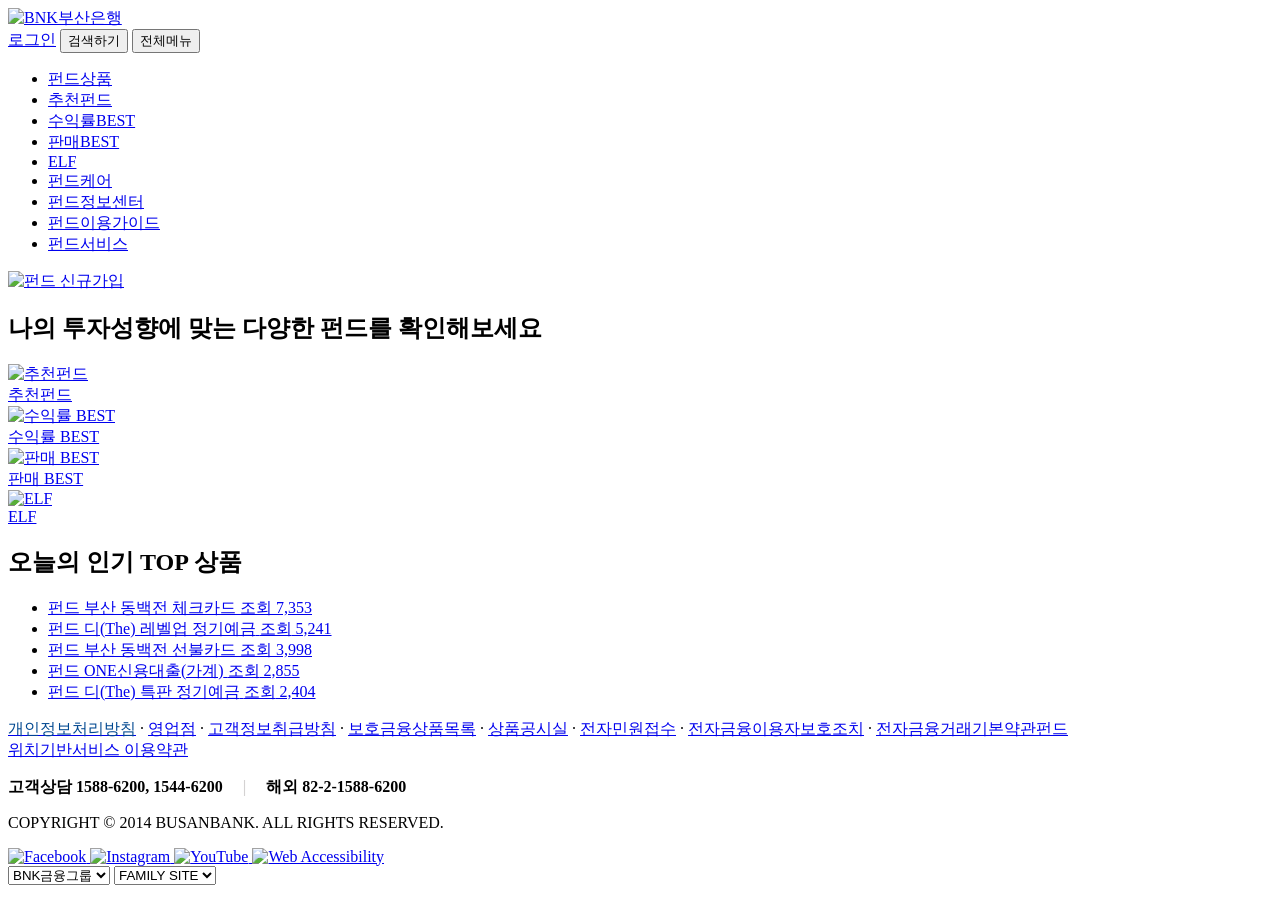
<file: src/main/resources/templates/index.html>
<!DOCTYPE html>
<html lang="ko">
<head>
    <meta charset="UTF-8">
    <meta name="viewport" content="width=device-width, initial-scale=1.0">
    <title>BNK부산은행 - 펀드</title>
    <link rel="preconnect" th:href="@{https://fonts.googleapis.com}">
    <link rel="preconnect" th:href="@{https://fonts.gstatic.com crossorigin}">
    <link href="https://fonts.googleapis.com/css2?family=Noto+Sans+KR:wght@300;400;500;600;700&display=swap" rel="stylesheet">
    <link rel="stylesheet" th:href="@{/css/index.css}">
</head>
<body>
    
    <!-- ==================== HEADER START ==================== -->
    <header class="header">
        <div class="header-top">
            <div class="container">
                <div class="logo">
                    <a href="/">
                        <img th:src="@{/images/main/h1_busanbank_new.png}" alt="BNK부산은행">
                    </a>
                </div>
                <div class="header-utils">
                    <a href="#" class="util-link">로그인</a>
                    <button type="button" class="btn-search" title="검색하기">검색하기</button>
                    <button type="button" class="btn-allmenu" title="전체메뉴">전체메뉴</button>
                </div>
            </div>
        </div>
        <nav class="nav">
            <div class="container">
                <ul class="nav-menu">
                    <li><a href="#">펀드상품</a></li>
                    <li><a href="#">추천펀드</a></li>
                    <li><a href="#">수익률BEST</a></li>
                    <li><a href="#">판매BEST</a></li>
                    <li><a href="#">ELF</a></li>
                    <li><a href="#">펀드케어</a></li>
                    <li><a href="#">펀드정보센터</a></li>
                    <li><a href="#">펀드이용가이드</a></li>
                    <li><a href="#">펀드서비스</a></li>
                </ul>
            </div>
        </nav>
    </header>
    <!-- ==================== HEADER END ==================== -->
    
    <!-- ==================== MAIN CONTENT START ==================== -->
    <main class="main-content">
        
        <!-- Hero Section -->
        <section class="hero-section">
            <div class="container">
                <a href="#" class="hero-link">
                    <img th:src="@{/images/main/fpm_main_fnd.png}" alt="펀드 신규가입">
                </a>
            </div>
        </section>
        
        <!-- Fund Category Section -->
        <section class="fund-category-section">
            <div class="container">
                <h2 class="section-title">나의 투자성향에 맞는 <strong>다양한 펀드</strong>를 확인해보세요</h2>
                <div class="category-grid">
                    <div class="category-card">
                        <a href="#">
                            <div class="category-icon">
                                <img th:src="@{/images/main/fnd_prod_1.png}" alt="추천펀드">
                            </div>
                            <div class="category-name">추천펀드</div>
                        </a>
                    </div>
                    <div class="category-card">
                        <a href="#">
                            <div class="category-icon">
                                <img th:src="@{/images/main/fnd_prod_2.png}" alt="수익률 BEST">
                            </div>
                            <div class="category-name">수익률 BEST</div>
                        </a>
                    </div>
                    <div class="category-card">
                        <a href="#">
                            <div class="category-icon">
                                <img th:src="@{/images/main/fnd_prod_3.png}" alt="판매 BEST">
                            </div>
                            <div class="category-name">판매 BEST</div>
                        </a>
                    </div>
                    <div class="category-card">
                        <a href="#">
                            <div class="category-icon">
                                <img th:src="@{/images/main/fnd_prod_4.png}" alt="ELF">
                            </div>
                            <div class="category-name">ELF</div>
                        </a>
                    </div>
                </div>
            </div>
        </section>
        
        <!-- New Products Section -->
        <section class="new-products-section">
            <div class="container">
                <h2 class="section-title">오늘의 인기 TOP 상품</h2>
                <ul class="today-list">
                    <li>
                        <a href="#">
                            <span class="slide-tag">펀드</span>
                            <span class="slide-txt">부산 동백전 체크카드</span>
                            <span class="slide-pv"><span class="hd-t">조회</span> 7,353</span>
                        </a>
                    </li>
                    <li>
                        <a href="#">
                            <span class="slide-tag">펀드</span>
                            <span class="slide-txt">디(The) 레벨업 정기예금</span>
                            <span class="slide-pv"><span class="hd-t">조회</span> 5,241</span>
                        </a>
                    </li>
                    <li>
                        <a href="#">
                            <span class="slide-tag">펀드</span>
                            <span class="slide-txt">부산 동백전 선불카드</span>
                            <span class="slide-pv"><span class="hd-t">조회</span> 3,998</span>
                        </a>
                    </li>
                    <li>
                        <a href="#">
                            <span class="slide-tag">펀드</span>
                            <span class="slide-txt">ONE신용대출(가계)</span>
                            <span class="slide-pv"><span class="hd-t">조회</span> 2,855</span>
                        </a>
                    </li>
                    <li>
                        <a href="#">
                            <span class="slide-tag">펀드</span>
                            <span class="slide-txt">디(The) 특판 정기예금</span>
                            <span class="slide-pv"><span class="hd-t">조회</span> 2,404</span>
                        </a>
                    </li>
                </ul>
            </div>
        </section>
        
    </main>
    <!-- ==================== MAIN CONTENT END ==================== -->
    
    <!-- ==================== FOOTER START ==================== -->
    <footer class="footer">
        <div class="container">
            <div class="footer-links">
                <a href="#"><span style="color: #004890 !important;">개인정보처리방침</span></a>
                <span class="divider">·</span>
                <a href="#">영업점</a>
                <span class="divider">·</span>
                <a href="#">고객정보취급방침</a>
                <span class="divider">·</span>
                <a href="#">보호금융상품목록</a>
                <span class="divider">·</span>
                <a href="#">상품공시실</a>
                <span class="divider">·</span>
                <a href="#">전자민원접수</a>
                <span class="divider">·</span>
                <a href="#">전자금융이용자보호조치</a>
                <span class="divider">·</span>
                <a href="#">전자금융거래기본약관펀드</a>
            </div>
            <div class="footer-links">
                <a href="#">위치기반서비스 이용약관</a>
            </div>
            <div class="footer-info">
                <p><strong>고객상담 1588-6200, 1544-6200&nbsp;&nbsp;&nbsp;&nbsp; <span style="color: #d4d2d2;"> | </span>&nbsp;&nbsp;&nbsp; 해외 82-2-1588-6200</strong></p>
            </div>
            <div class="footer-copyright">
                <p>COPYRIGHT © 2014 BUSANBANK. ALL RIGHTS RESERVED.</p>
            </div>
            <div class="footer-bottom">
                <div class="footer-social">
                    <a href="#" class="social-link">
                        <img th:src="@{/images/main/ico_footer_fb.png}" alt="Facebook">
                    </a>
                    <a href="#" class="social-link">
                        <img th:src="@{/images/main/ico_footer_in.png}" alt="Instagram">
                    </a>
                    <a href="#" class="social-link">
                        <img th:src="@{/images/main/ico_footer_yt.png}" alt="YouTube">
                    </a>
                    <a href="#" class="social-link">
                        <img th:src="@{/images/main/wa_mark.png}" alt="Web Accessibility">
                    </a>
                </div>
                <div class="footer-dropdowns">
                    <select class="footer-select">
                        <option>BNK금융그룹</option>
                    </select>
                    <select class="footer-select">
                        <option>FAMILY SITE</option>
                    </select>
                </div>
            </div>
        </div>
    </footer>
    <!-- ==================== FOOTER END ==================== -->
    
    <script th:src="@{/js/index.js}"></script>
</body>
</html>
</file>
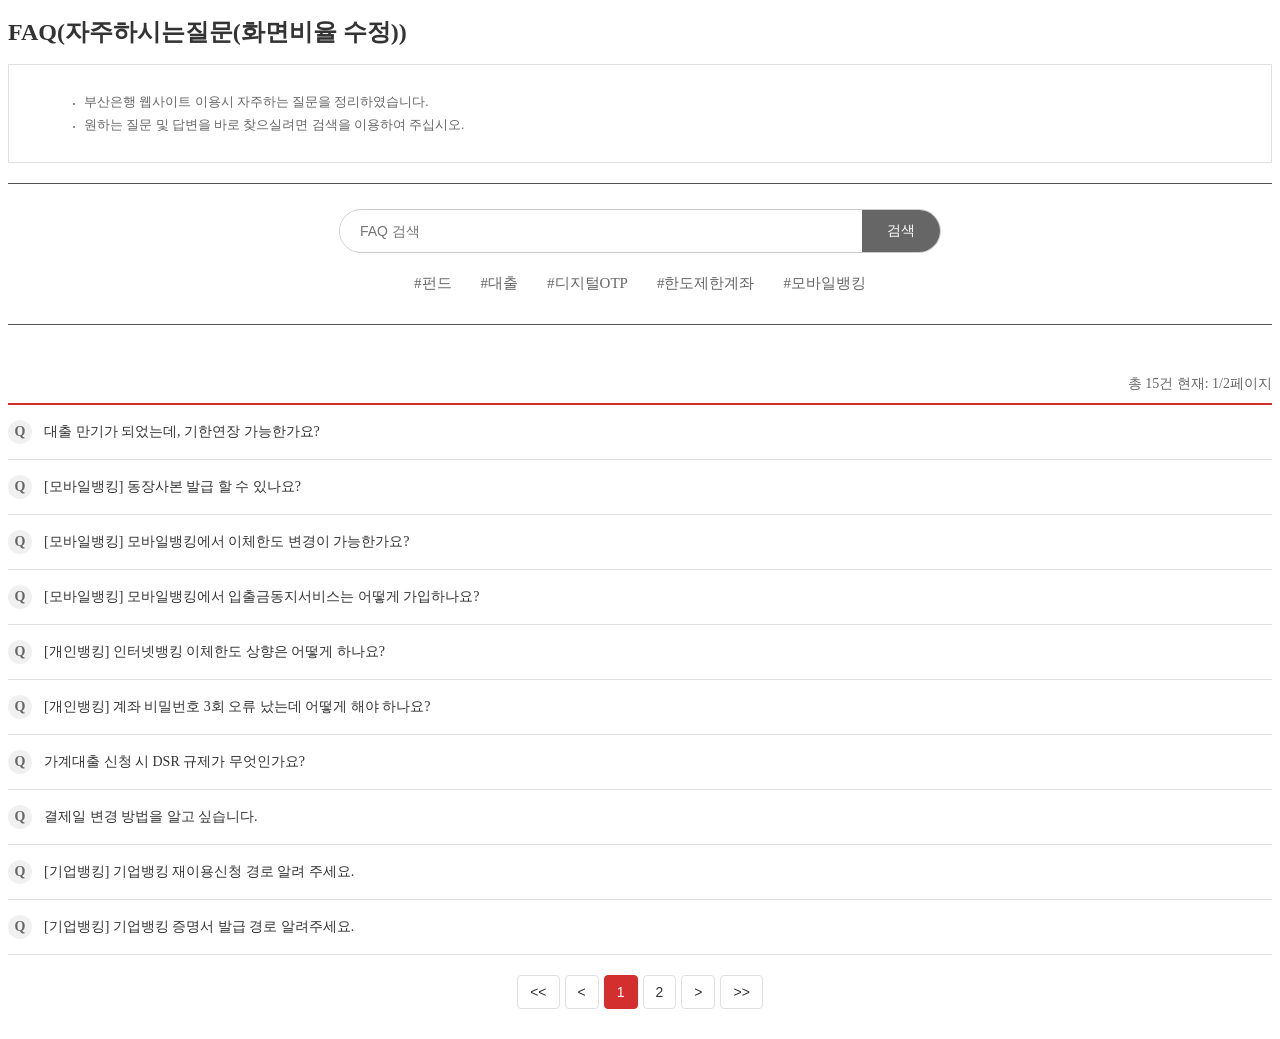
<file: src/main/resources/templates/FAQ.html>
<!DOCTYPE html>
<html lang="ko">
<head>
    <meta charset="UTF-8">
    <meta name="viewport" content="width=device-width, initial-scale=1.0">
    <title>부산은행 - FAQ(자주하시는질문)</title>
    <style>
    .content-header h1 {
    font-size: 24px;
    font-weight: bold;
    color: #333;
    }

    .faq-guide {
    padding: 15px;
    margin-bottom: 20px;
    background-color: #fff;
    border: 1px solid #e0e0e1;
    }

    .faq-guide p {
    font-size: 14px;
    color: #333;
    margin-bottom: 10px;
    font-weight: bold;
    }

    .faq-guide ul {
    list-style: disc;
    margin-left: 20px;
    font-size: 13px;
    color: #666;
    }

    .faq-guide ul li {
    margin-bottom: 5px;
    }

    .faq-guide ul li::marker {
    font-size: 8px;
    }

    /* FAQ 검색 섹션 */
    .faq-search-section {
    margin-bottom: 50px;
    padding: 25px 15px;
    border-top: 1px solid #525252;
    border-bottom: 1px solid #525252;
    }

    .faq-search-box {
    display: flex;
    gap: 0;
    align-items: center;
    border: 1px solid #ccc;
    border-radius: 30px;
    overflow: hidden;
    margin-bottom: 15px;
    max-width: 600px;
    margin-left: auto;
    margin-right: auto;
    }

    .faq-search-input {
    flex: 1;
    padding: 12px 20px;
    border: none;
    font-size: 14px;
    outline: none;
    }

    .faq-search-input:focus {
    outline: none;
    }

    .faq-search-btn {
    padding: 12px 25px;
    background-color: #666;
    color: #fff;
    border: none;
    font-size: 14px;
    cursor: pointer;
    transition: background-color 0.3s;
    white-space: nowrap;
    }

    .faq-search-btn:hover {
    background-color: #555;
    }

    /* 인기검색어 태그 */
    .faq-popular-tags {
    display: flex;
    justify-content: center;
    align-items: center;
    flex-wrap: wrap;
    gap: 5px;
    }

    .popular-tag {
    display: inline-block;
    padding: 6px 12px;
    background-color: #fff;
    border: none;
    border-radius: 0;
    font-size: 15px;
    color: #666;
    cursor: pointer;
    transition: all 0.3s;
    }

    .popular-tag:hover {
    background-color: #f8f8fa;
    }

    .popular-tag-label {
    background-color: #d32f2f;
    color: #fff;
    border: 1px solid #d32f2f;
    }

    .popular-tag-label:hover {
    background-color: #b71c1c;
    }

    .tag-separator {
    color: #ccc;
    font-size: 13px;
    margin: 0 2px;
    }

    /* FAQ 카테고리 그리드 */
    .faq-category-grid {
    display: grid;
    grid-template-columns: repeat(6, 1fr);
    border: 1px solid #e0e0e1;
    margin-bottom: 30px;
    }

    .faq-category-item {
    padding: 8px 15px;
    text-align: center;
    border-right: 1px solid #e0e0e1;
    border-bottom: 1px solid #e0e0e1;
    font-size: 14px;
    color: #333;
    background-color: #fff;
    cursor: pointer;
    transition: background-color 0.3s;
    }

    .faq-category-item:nth-child(6n) {
    border-right: none;
    }

    .faq-category-item:nth-child(n+13) {
    border-bottom: none;
    }

    .faq-category-item:hover {
    background-color: #f8f8fa;
    }

    .faq-category-top10 {
    background-color: #d32f2f;
    color: #fff;
    font-weight: bold;
    border-top: 2px solid #d32f2f;
    }

    .faq-category-grid {
    border-top: 2px solid #d32f2f;
    }

    .faq-category-top10:hover {
    background-color: #b71c1c;
    }

    .faq-category-active {
    text-decoration: underline;
    }

    /* FAQ 목록 섹션 */
    .faq-list-section {
    margin-bottom: 30px;
    position: relative;
    }

    .faq-list-header {
    display: flex;
    justify-content: flex-end;
    align-items: center;
    margin-bottom: 10px;
    }

    .faq-list-count {
    font-size: 14px;
    color: #666;
    }

    .faq-list-divider {
    position: absolute;
    left: 0;
    right: 0;
    height: 1px;
    background-color: #d32f2f;
    margin-top: 25px;
    }

    .faq-list {
    border-top: 2px solid #d32f2f;
    }

    .faq-list-item {
    display: flex;
    align-items: center;
    padding: 15px 0;
    border-bottom: 1px solid #e0e0e1;
    cursor: pointer;
    transition: background-color 0.3s;
    }

    .faq-list-item:hover {
    background-color: #f8f8fa;
    }

    .faq-q-icon {
    display: inline-flex;
    align-items: center;
    justify-content: center;
    width: 24px;
    height: 24px;
    border-radius: 50%;
    background-color: #f0f0f0;
    color: #666;
    font-size: 14px;
    font-weight: bold;
    margin-right: 12px;
    flex-shrink: 0;
    }

    .faq-question-text {
    font-size: 14px;
    color: #333;
    line-height: 1.6;
    }

    /* FAQ 페이지네이션 */
    .faq-pagination {
    display: flex;
    justify-content: center;
    align-items: center;
    gap: 5px;
    margin-top: 20px;
    }

    .faq-page-btn {
    padding: 8px 12px;
    background-color: #fff;
    border: 1px solid #e0e0e1;
    color: #333;
    font-size: 14px;
    cursor: pointer;
    transition: all 0.3s;
    border-radius: 4px;
    }

    .faq-page-btn:hover {
    background-color: #f8f8fa;
    border-color: #d32f2f;
    color: #d32f2f;
    }

    .faq-page-active {
    background-color: #d32f2f;
    color: #fff;
    border-color: #d32f2f;
    }

    .faq-page-active:hover {
    background-color: #b71c1c;
    color: #fff;
    }

    /* FAQ 검색 결과 */
    .faq-search-results {
    margin-bottom: 30px;
    padding: 15px;
    }

    .faq-results-title {
    font-size: 16px;
    font-weight: bold;
    color: #333;
    margin-bottom: 10px;
    }

    .faq-results-count {
    font-size: 14px;
    color: #666;
    margin-bottom: 15px;
    }

    .faq-results-list {
    border-top: 1px solid #e0e0e1;
    }

    .faq-result-item {
    padding: 15px;
    border-bottom: 1px solid #e0e0e1;
    transition: background-color 0.3s;
    }

    .faq-result-item:hover {
    background-color: #f8f8fa;
    }

    .faq-result-item h4 {
    font-size: 14px;
    color: #333;
    margin-bottom: 5px;
    }

    .faq-result-item p {
    font-size: 13px;
    color: #666;
    line-height: 1.6;
    }

    /* TOP 10 섹션 */
    .faq-top10-section {
    margin-bottom: 30px;
    padding: 15px;
    }

    .faq-top10-title {
    font-size: 16px;
    font-weight: bold;
    color: #333;
    margin-bottom: 15px;
    }

    .faq-top10-list {
    list-style: none;
    border-top: 1px solid #e0e0e1;
    }

    .faq-top10-list li {
    padding: 12px 15px;
    border-bottom: 1px solid #e0e0e1;
    transition: background-color 0.3s;
    }

    .faq-top10-list li:hover {
    background-color: #f8f8fa;
    }

    .faq-top10-list li a {
    color: #333;
    text-decoration: none;
    font-size: 14px;
    display: block;
    }

    .faq-top10-list li a:hover {
    color: #d32f2f;
    }

    /* 고객상담 정보 */
    .faq-contact-info {
    padding: 15px;
    background-color: #f8f8fa;
    border: 1px solid #e0e0e1;
    }

    .faq-contact-info p {
    font-size: 14px;
    color: #333;
    margin-bottom: 5px;
    }

    .faq-contact-info p strong {
    color: #333;
    }
    </style>
</head>
<body>
<!-- Header Section -->
<header>
</header>

<!-- Main Content Section -->
<main>

            <!-- Main Content Area -->
            <div class="main-content">
                <div class="content-header">
                    <h1>FAQ(자주하시는질문(화면비율 수정))</h1>
                </div>

                <!-- FAQ 안내 메시지 -->
                <div class="faq-guide">
                    <ul>
                        <li>부산은행 웹사이트 이용시 자주하는 질문을 정리하였습니다.</li>
                        <li>원하는 질문 및 답변을 바로 찾으실려면 검색을 이용하여 주십시오.</li>
                    </ul>
                </div>

                <!-- FAQ 검색 -->
                <div class="faq-search-section">
                    <div class="faq-search-box">
                        <input type="text" class="faq-search-input" placeholder="FAQ 검색" id="faqSearchInput">
                        <button class="faq-search-btn">검색</button>
                    </div>
                    <div class="faq-popular-tags">
                        <span class="popular-tag">#펀드</span>
                        <span class="popular-tag">#대출</span>
                        <span class="popular-tag">#디지털OTP</span>
                        <span class="popular-tag">#한도제한계좌</span>
                        <span class="popular-tag">#모바일뱅킹</span>
                    </div>
                </div>


                <!-- FAQ 목록 -->
                <div class="faq-list-section">
                    <div class="faq-list-header">
                        <span class="faq-list-count">총 15건 현재: 1/2페이지</span>
                    </div>
                    <div class="faq-list">
                        <div class="faq-list-item">
                            <span class="faq-q-icon">Q</span>
                            <span class="faq-question-text">대출 만기가 되었는데, 기한연장 가능한가요?</span>
                        </div>
                        <div class="faq-list-item">
                            <span class="faq-q-icon">Q</span>
                            <span class="faq-question-text">[모바일뱅킹] 동장사본 발급 할 수 있나요?</span>
                        </div>
                        <div class="faq-list-item">
                            <span class="faq-q-icon">Q</span>
                            <span class="faq-question-text">[모바일뱅킹] 모바일뱅킹에서 이체한도 변경이 가능한가요?</span>
                        </div>
                        <div class="faq-list-item">
                            <span class="faq-q-icon">Q</span>
                            <span class="faq-question-text">[모바일뱅킹] 모바일뱅킹에서 입출금동지서비스는 어떻게 가입하나요?</span>
                        </div>
                        <div class="faq-list-item">
                            <span class="faq-q-icon">Q</span>
                            <span class="faq-question-text">[개인뱅킹] 인터넷뱅킹 이체한도 상향은 어떻게 하나요?</span>
                        </div>
                        <div class="faq-list-item">
                            <span class="faq-q-icon">Q</span>
                            <span class="faq-question-text">[개인뱅킹] 계좌 비밀번호 3회 오류 났는데 어떻게 해야 하나요?</span>
                        </div>
                        <div class="faq-list-item">
                            <span class="faq-q-icon">Q</span>
                            <span class="faq-question-text">가계대출 신청 시 DSR 규제가 무엇인가요?</span>
                        </div>
                        <div class="faq-list-item">
                            <span class="faq-q-icon">Q</span>
                            <span class="faq-question-text">결제일 변경 방법을 알고 싶습니다.</span>
                        </div>
                        <div class="faq-list-item">
                            <span class="faq-q-icon">Q</span>
                            <span class="faq-question-text">[기업뱅킹] 기업뱅킹 재이용신청 경로 알려 주세요.</span>
                        </div>
                        <div class="faq-list-item">
                            <span class="faq-q-icon">Q</span>
                            <span class="faq-question-text">[기업뱅킹] 기업뱅킹 증명서 발급 경로 알려주세요.</span>
                        </div>
                    </div>
                    <div class="faq-pagination">
                        <button class="faq-page-btn"><<</button>
                        <button class="faq-page-btn"><</button>
                        <button class="faq-page-btn faq-page-active">1</button>
                        <button class="faq-page-btn">2</button>
                        <button class="faq-page-btn">></button>
                        <button class="faq-page-btn">>></button>
                    </div>
                </div>

                <!-- 검색 결과 -->
                <div class="faq-search-results" id="faqSearchResults" style="display: none;">
                    <h3 class="faq-results-title">검색결과</h3>
                    <p class="faq-results-count" id="faqResultsCount"></p>
                    <div class="faq-results-list" id="faqResultsList"></div>
                </div>

            </div>
        </div>
    </div>
</main>

<!-- Footer Section -->
<footer>
</footer>

<script>
    // FAQ 검색 기능
    const faqSearchInput = document.getElementById('faqSearchInput');
    const faqSearchBtn = document.querySelector('.faq-search-btn');
    const faqSearchResults = document.getElementById('faqSearchResults');
    const faqResultsCount = document.getElementById('faqResultsCount');
    const faqResultsList = document.getElementById('faqResultsList');

    // 샘플 FAQ 데이터
    const faqData = [
        {
            question: '개인정보처리방침은 어디서 확인할 수 있나요?',
            answer: '개인정보처리방침은 홈페이지 하단 또는 고객센터에서 확인하실 수 있습니다.'
        },
        {
            question: '인터넷뱅킹 비밀번호를 변경하고 싶습니다.',
            answer: '로그인 후 마이페이지 > 보안설정 > 비밀번호 변경에서 변경하실 수 있습니다.'
        },
        {
            question: '계좌이체는 언제까지 가능한가요?',
            answer: '이체는 평일 오전 9시부터 오후 4시까지 가능하며, 실시간 이체는 24시간 가능합니다.'
        },
        {
            question: '카드 분실 신고는 어떻게 하나요?',
            answer: '고객센터 1588-6200으로 연락하시거나 인터넷뱅킹에서 신고하실 수 있습니다.'
        },
        {
            question: '대출 상담은 어디서 받을 수 있나요?',
            answer: '고객센터 1588-6200 또는 영업점 방문 시 상담받으실 수 있습니다.'
        }
    ];

    function performSearch() {
        const searchTerm = faqSearchInput.value.trim().toLowerCase();

        if (searchTerm === '') {
            faqSearchResults.style.display = 'none';
            return;
        }

        const results = faqData.filter(faq =>
            faq.question.toLowerCase().includes(searchTerm) ||
            faq.answer.toLowerCase().includes(searchTerm)
        );

        if (results.length > 0) {
            faqSearchResults.style.display = 'block';
            faqResultsCount.textContent = `"${faqSearchInput.value}"의 검색결과입니다.(${results.length}건)`;

            faqResultsList.innerHTML = results.map(faq => `
                    <div class="faq-result-item">
                        <h4>${faq.question}</h4>
                        <p>${faq.answer}</p>
                    </div>
                `).join('');
        } else {
            faqSearchResults.style.display = 'block';
            faqResultsCount.textContent = `"${faqSearchInput.value}"의 검색결과입니다.(0건)`;
            faqResultsList.innerHTML = '<p>검색 결과가 없습니다.</p>';
        }
    }

    faqSearchBtn.addEventListener('click', performSearch);
    faqSearchInput.addEventListener('keypress', function(e) {
        if (e.key === 'Enter') {
            performSearch();
        }
    });
</script>

</body>
</html>
</file>
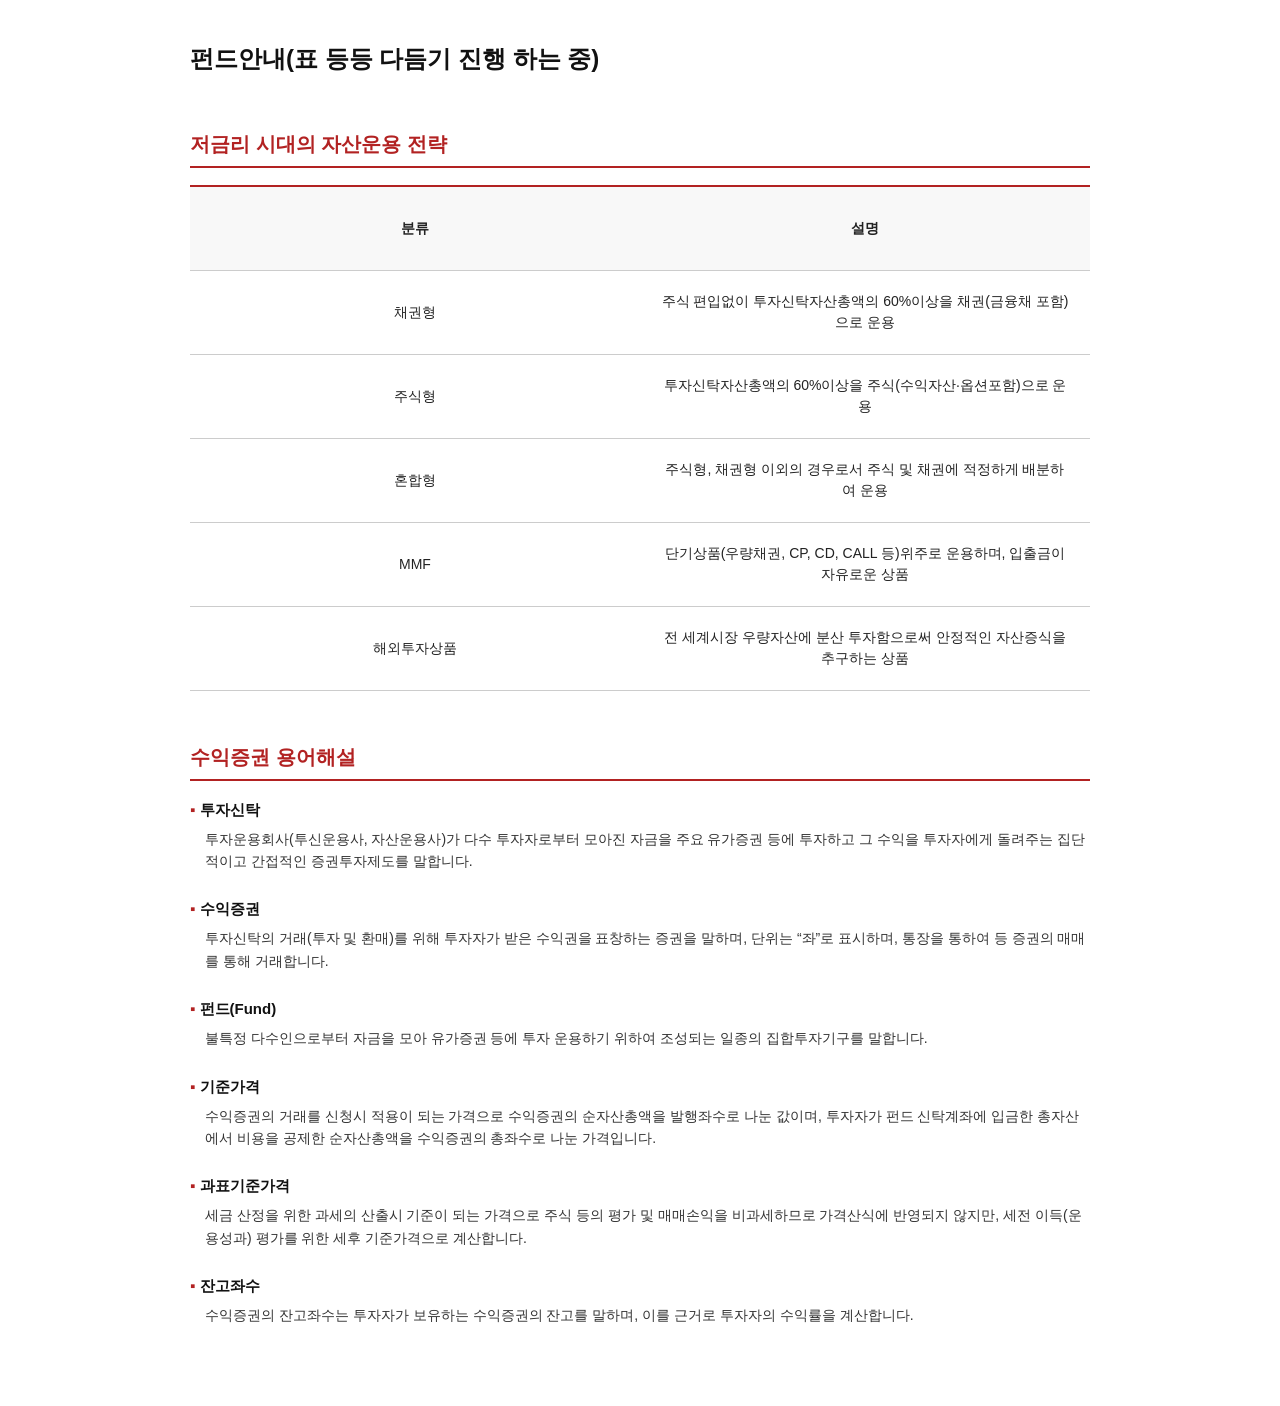
<file: src/main/resources/templates/fundGuide.html>
<!DOCTYPE html>
<html lang="ko">
<head>
    <meta charset="UTF-8">
    <title>펀드안내</title>
    <style>
        body {
            font-family: '맑은 고딕', sans-serif;
            background-color: #fff;
            margin: 0;
            padding: 0;
            line-height: 1.6;
            color: #222;
        }

        .container {
            width: 900px;
            margin: 40px auto 80px;
        }

        h1 {
            font-size: 24px;
            font-weight: bold;
            margin-bottom: 25px;
            color: #111;
        }

        h2 {
            font-size: 20px;
            color: #b22222;
            margin-top: 50px;
            border-bottom: 2px solid #b22222;
            padding-bottom: 6px;
        }

        /* 표 스타일 */
        table {
            width: 100%;
            border-collapse: collapse;
            margin-top: 15px;
            margin-bottom: 40px;
            font-size: 14px;
            border-top: 2px solid #b22222;
            border-bottom: 1px solid #ccc;
        }

        th, td {
            border-top: 1px solid #ccc;
            border-bottom: 1px solid #ccc;
            padding: 14px 20px;
            text-align: center;
            vertical-align: middle;
            height: 55px;
            line-height: 1.5;
        }

        th {
            background-color: #f8f8f8;
            font-weight: bold;
            width: 180px;
        }

        /*  세로줄 제거 */
        th:first-child, td:first-child {
            border-left: none;
        }
        th:last-child, td:last-child {
            border-right: none;
        }

        /* 용어해설 */
        .term-section {
            margin-top: 50px;
        }

        .term-section h3 {
            font-size: 18px;
            margin-bottom: 15px;
            color: #111;
        }

        .term-list {
            list-style: none;
            padding: 0;
        }

        .term-list li {
            margin-bottom: 25px;
        }

        .term-title {
            font-weight: bold;
            font-size: 15px;
            color: #111;
            margin-bottom: 6px;
        }

        .term-desc {
            font-size: 14px;
            color: #333;
            padding-left: 15px;
        }

        .term-bullet::before {
            content: "▪ ";
            color: #b22222;
        }
    </style>
</head>
<body>
<div class="container">
    <h1>펀드안내(표 등등 다듬기 진행 하는 중)</h1>

    <h2>저금리 시대의 자산운용 전략</h2>

    <table>
        <thead>
        <tr>
            <th>분류</th>
            <th>설명</th>
        </tr>
        </thead>
        <tbody>
        <tr>
            <td>채권형</td>
            <td>주식 편입없이 투자신탁자산총액의 60%이상을 채권(금융채 포함)으로 운용</td>
        </tr>
        <tr>
            <td>주식형</td>
            <td>투자신탁자산총액의 60%이상을 주식(수익자산·옵션포함)으로 운용</td>
        </tr>
        <tr>
            <td>혼합형</td>
            <td>주식형, 채권형 이외의 경우로서 주식 및 채권에 적정하게 배분하여 운용</td>
        </tr>
        <tr>
            <td>MMF</td>
            <td>단기상품(우량채권, CP, CD, CALL 등)위주로 운용하며, 입출금이 자유로운 상품</td>
        </tr>
        <tr>
            <td>해외투자상품</td>
            <td>전 세계시장 우량자산에 분산 투자함으로써 안정적인 자산증식을 추구하는 상품</td>
        </tr>
        </tbody>
    </table>

    <h2>수익증권 용어해설</h2>

    <ul class="term-list">
        <li>
            <div class="term-title term-bullet">투자신탁</div>
            <div class="term-desc">
                투자운용회사(투신운용사, 자산운용사)가 다수 투자자로부터 모아진 자금을 주요 유가증권 등에 투자하고
                그 수익을 투자자에게 돌려주는 집단적이고 간접적인 증권투자제도를 말합니다.
            </div>
        </li>

        <li>
            <div class="term-title term-bullet">수익증권</div>
            <div class="term-desc">
                투자신탁의 거래(투자 및 환매)를 위해 투자자가 받은 수익권을 표창하는 증권을 말하며,
                단위는 “좌”로 표시하며, 통장을 통하여 등 증권의 매매를 통해 거래합니다.
            </div>
        </li>

        <li>
            <div class="term-title term-bullet">펀드(Fund)</div>
            <div class="term-desc">
                불특정 다수인으로부터 자금을 모아 유가증권 등에 투자 운용하기 위하여 조성되는 일종의 집합투자기구를 말합니다.
            </div>
        </li>

        <li>
            <div class="term-title term-bullet">기준가격</div>
            <div class="term-desc">
                수익증권의 거래를 신청시 적용이 되는 가격으로 수익증권의 순자산총액을 발행좌수로 나눈 값이며,
                투자자가 펀드 신탁계좌에 입금한 총자산에서 비용을 공제한 순자산총액을 수익증권의 총좌수로 나눈 가격입니다.
            </div>
        </li>

        <li>
            <div class="term-title term-bullet">과표기준가격</div>
            <div class="term-desc">
                세금 산정을 위한 과세의 산출시 기준이 되는 가격으로 주식 등의 평가 및 매매손익을 비과세하므로
                가격산식에 반영되지 않지만, 세전 이득(운용성과) 평가를 위한 세후 기준가격으로 계산합니다.
            </div>
        </li>

        <li>
            <div class="term-title term-bullet">잔고좌수</div>
            <div class="term-desc">
                수익증권의 잔고좌수는 투자자가 보유하는 수익증권의 잔고를 말하며,
                이를 근거로 투자자의 수익률을 계산합니다.
            </div>
        </li>
    </ul>
</div>
</body>
</html>
</file>
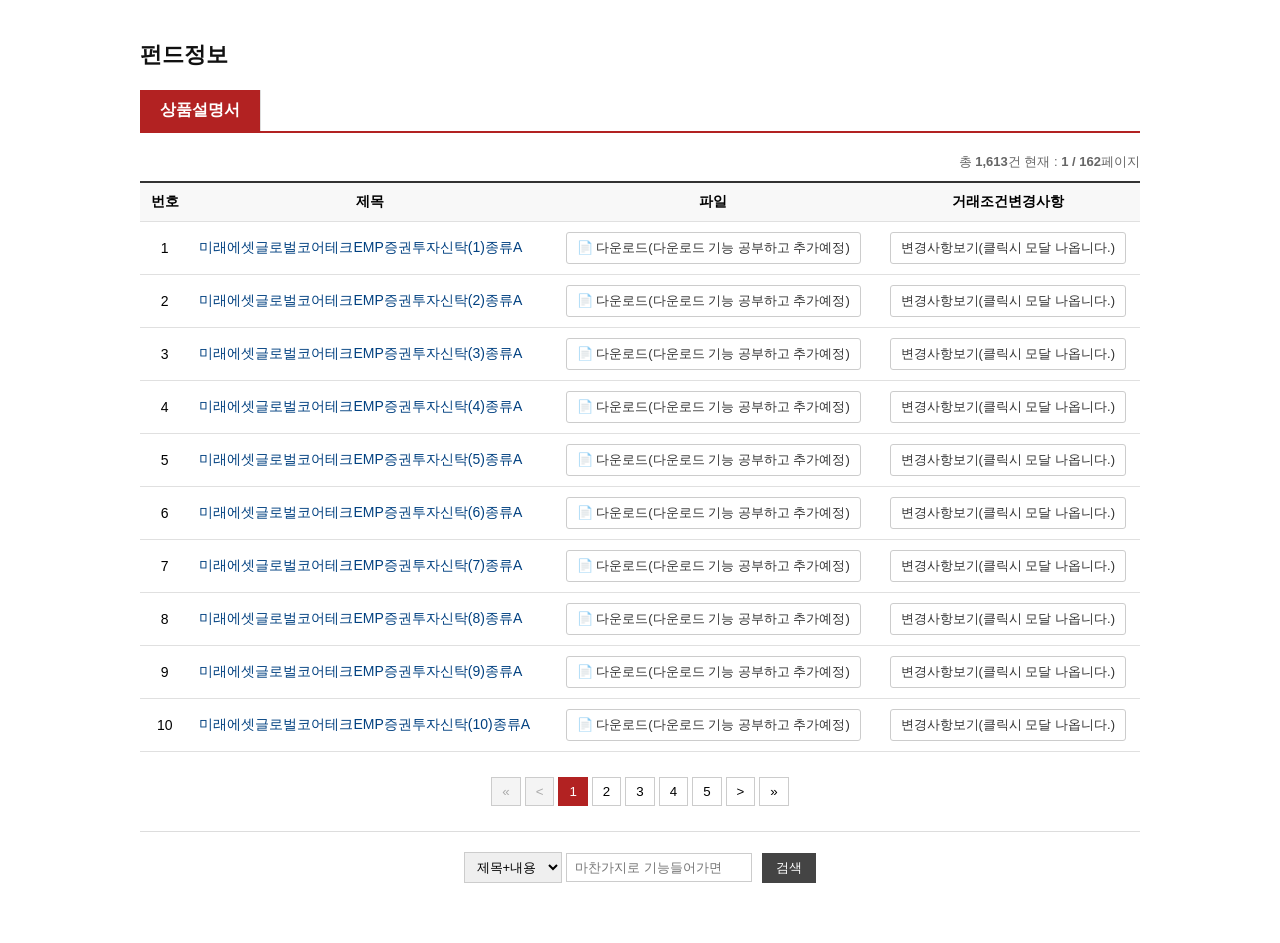
<file: src/main/resources/templates/fundInformation.html>
<!DOCTYPE html>
<html lang="ko">
<head>
    <meta charset="UTF-8">
    <title>펀드 상품설명서</title>
    <style>
        body {
            font-family: '맑은 고딕', sans-serif;
            background-color: #fff;
            margin: 0;
            padding: 0;
        }

        .container {
            width: 1000px;
            margin: 40px auto;
        }

        h1 {
            font-size: 22px;
            font-weight: bold;
            margin-bottom: 20px;
            color: #111;
        }

        /* 상단 탭 */
        .tab-menu {
            display: flex;
            border-bottom: 2px solid #b22222;
            margin-bottom: 20px;
        }

        .tab-menu a {
            padding: 10px 20px;
            text-decoration: none;
            color: #333;
            font-weight: bold;
            border-right: 1px solid #ddd;
            background-color: #f7f7f7;
        }

        .tab-menu a.active {
            background-color: #b22222;
            color: #fff;
        }

        .summary {
            text-align: right;
            font-size: 13px;
            color: #666;
            margin-bottom: 10px;
        }

        table {
            width: 100%;
            border-collapse: collapse;
            border-top: 2px solid #333;
            font-size: 14px;
        }

        th, td {
            border-bottom: 1px solid #e0e0e0;
            padding: 10px;
            text-align: center;
        }

        th {
            background-color: #f8f8f8;
            font-weight: bold;
        }

        td.title {
            text-align: left;
        }

        td.title a {
            text-decoration: none;
            color: #004080;
            transition: color 0.2s;
        }

        td.title a:hover {
            color: #b22222;
            text-decoration: underline;
        }

        /* 버튼 */
        .btn-download,
        .btn-view {
            border: 1px solid #ccc;
            border-radius: 3px;
            padding: 6px 10px;
            font-size: 13px;
            cursor: pointer;
            transition: 0.2s;
            background: #fff;
            color: #333;
        }

        .btn-download:hover,
        .btn-view:hover{
            background-color: #eee;
        }

        /* 페이지네이션 */
        .pagination {
            text-align: center;
            margin: 25px 0;
        }

        .pagination button {
            border: 1px solid #ccc;
            background: #fff;
            padding: 6px 10px;
            margin: 0 2px;
            cursor: pointer;
        }

        .pagination button.active {
            background-color: #b22222;
            color: #fff;
            border-color: #b22222;
        }

        .pagination button:disabled {
            color: #aaa;
            background-color: #f4f4f4;
            cursor: default;
        }

        /* 검색 */
        .search-box {
            border-top: 1px solid #ddd;
            padding: 20px 0;
            text-align: center;
        }

        .search-box select,
        .search-box input {
            padding: 6px 8px;
            font-size: 13px;
            border: 1px solid #ccc;
        }

        .search-box button {
            background-color: #444;
            color: #fff;
            border: none;
            padding: 6px 14px;
            cursor: pointer;
            font-size: 13px;
            margin-left: 6px;
        }

        .search-box button:hover {
            background-color: #222;
        }

        /*  모달 스타일 */
        .modal-overlay {
            display: none;
            position: fixed;
            top: 0; left: 0;
            width: 100%; height: 100%;
            background: rgba(0,0,0,0.4);
            z-index: 1000;
            justify-content: center;
            align-items: center;
        }

        .modal {
            background: #fff;
            padding: 30px 40px;
            border-radius: 8px;
            width: 420px;
            box-shadow: 0 5px 15px rgba(0,0,0,0.3);
            text-align: center;
            animation: fadeIn 0.3s ease;
        }

        .modal h3 {
            margin-top: 0;
            color: #b22222;
            font-size: 18px;
            border-bottom: 1px solid #eee;
            padding-bottom: 10px;
        }

        .modal p {
            font-size: 14px;
            line-height: 1.6;
            color: #333;
        }

        .modal-close {
            margin-top: 20px;
            background-color: #b22222;
            color: #fff;
            border: none;
            padding: 8px 16px;
            border-radius: 4px;
            cursor: pointer;
            font-size: 13px;
        }

        .modal-close:hover {
            background-color: #8b0000;
        }

        @keyframes fadeIn {
            from { opacity: 0; transform: translateY(-10px); }
            to { opacity: 1; transform: translateY(0); }
        }
    </style>
</head>
<body>
<div class="container">
    <h1>펀드정보</h1>

    <div class="tab-menu">
        <a href="#" class="active">상품설명서</a>
    </div>

    <div class="summary">
        총 <b>1,613</b>건 현재 : <b>1 / 162</b>페이지
    </div>

    <table>
        <thead>
        <tr>
            <th>번호</th>
            <th>제목</th>
            <th>파일</th>
            <th>거래조건변경사항</th>
        </tr>
        </thead>
        <tbody id="fund-list"></tbody>
    </table>

    <div class="pagination" id="pagination"></div>

    <div class="search-box">
        <select>
            <option>제목+내용</option>
            <option>제목</option>
            <option>내용</option>
        </select>
        <input type="text" placeholder="마찬가지로 기능들어가면">
        <button>검색</button>
    </div>
</div>

<!--  모달 구조 -->
<div id="modal-overlay" class="modal-overlay">
    <div class="modal">
        <h3>거래조건 변경사항</h3>
        <p id="modal-content">
            해당 펀드의 최근 변경 내역이 없습니다.<br><br>
            ※ 실제 서비스에서는 이 영역에 DB 데이터를 불러와 표시합니다.
        </p>
        <button id="modal-close" class="modal-close">닫기</button>
    </div>
</div>

<script>
    //  샘플 데이터
    const funds = [];
    for (let i = 1; i <= 50; i++) {
        funds.push({
            no: i,
            title: `미래에셋글로벌코어테크EMP증권투자신탁(${i})종류A`,
            file: "#",
            view: "#"
        });
    }

    const rowsPerPage = 10;
    let currentPage = 1;

    const tbody = document.getElementById("fund-list");
    const pagination = document.getElementById("pagination");

    function renderTable(page) {
        currentPage = page;
        tbody.innerHTML = "";

        const start = (page - 1) * rowsPerPage;
        const end = start + rowsPerPage;
        const pageData = funds.slice(start, end);

        pageData.forEach(f => {
            tbody.innerHTML += `
          <tr>
            <td>${f.no}</td>
            <td class="title"><a href="#">${f.title}</a></td>
            <td><button class="btn-download">📄 다운로드(다운로드 기능 공부하고 추가예정)</button></td>
            <td><button class="btn-view">변경사항보기(클릭시 모달 나옵니다.)</button></td>
          </tr>
        `;
        });

        renderPagination();
    }

    function renderPagination() {
        pagination.innerHTML = "";
        const totalPages = Math.ceil(funds.length / rowsPerPage);

        pagination.innerHTML += `<button ${currentPage===1?"disabled":""} onclick="changePage(1)">&laquo;</button>`;
        pagination.innerHTML += `<button ${currentPage===1?"disabled":""} onclick="changePage(${currentPage-1})">&lt;</button>`;

        for (let i = 1; i <= totalPages; i++) {
            if (i === currentPage) pagination.innerHTML += `<button class="active">${i}</button>`;
            else pagination.innerHTML += `<button onclick="changePage(${i})">${i}</button>`;
        }

        pagination.innerHTML += `<button ${currentPage===totalPages?"disabled":""} onclick="changePage(${currentPage+1})">&gt;</button>`;
        pagination.innerHTML += `<button ${currentPage===totalPages?"disabled":""} onclick="changePage(${totalPages})">&raquo;</button>`;
    }

    function changePage(p) {
        renderTable(p);
    }

    renderTable(1);

    //  모달 제어
    const modalOverlay = document.getElementById('modal-overlay');
    const modalClose = document.getElementById('modal-close');
    const modalContent = document.getElementById('modal-content');

    // “변경사항보기” 클릭 시 모달 표시
    document.addEventListener('click', e => {
        if (e.target.classList.contains('btn-view')) {
            e.preventDefault();
            const fundTitle = e.target.closest('tr').querySelector('.title a').textContent;
            modalContent.innerHTML = `<b>${fundTitle}</b><br>나중에 DB형식에 맞게 바꾸겠습니다.`;
            modalOverlay.style.display = 'flex';
        }
    });

    // 닫기 버튼
    modalClose.addEventListener('click', () => {
        modalOverlay.style.display = 'none';
    });

    // 배경 클릭 시 닫기
    modalOverlay.addEventListener('click', e => {
        if (e.target === modalOverlay) modalOverlay.style.display = 'none';
    });
</script>
</body>
</html>
</file>
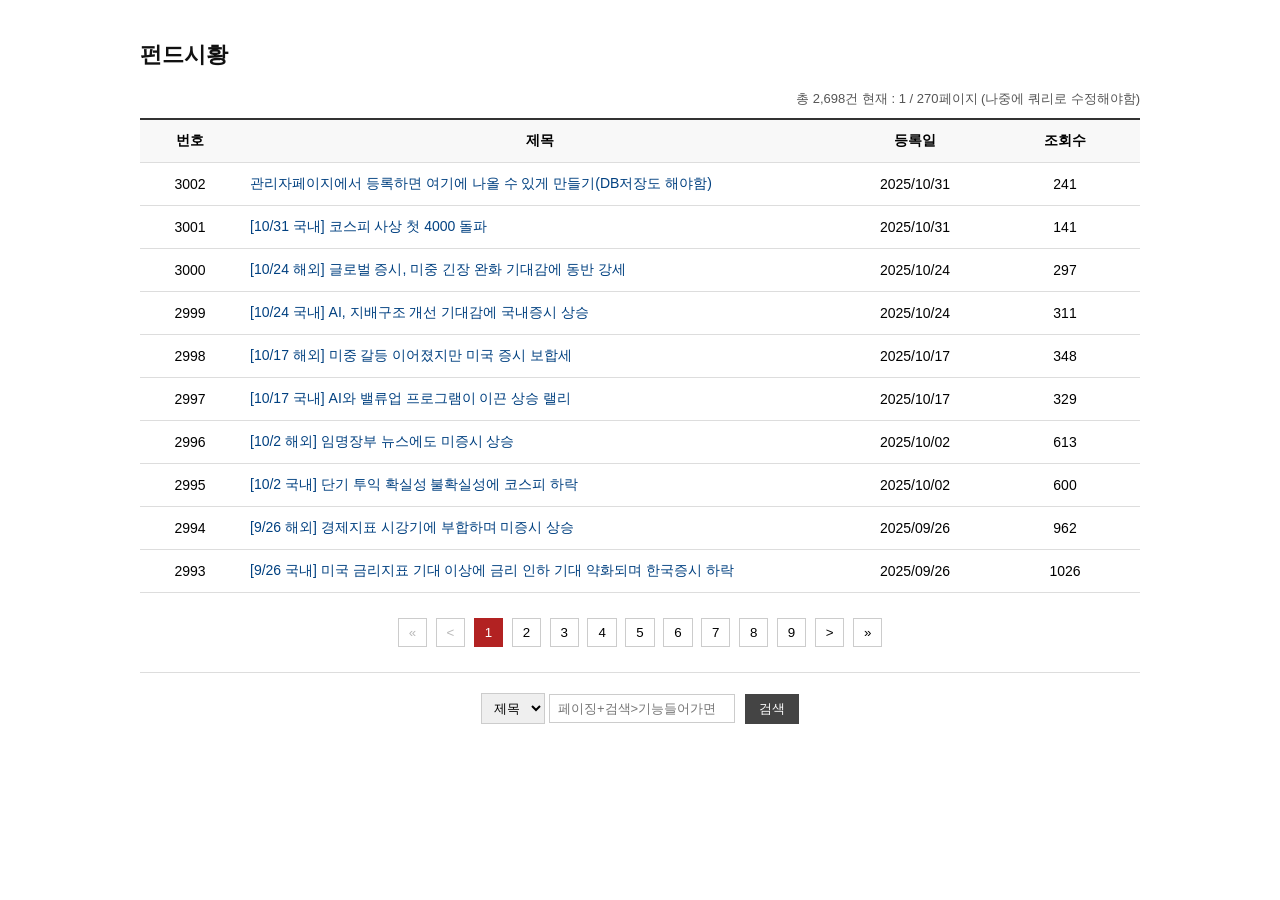
<file: src/main/resources/templates/fundSihwang.html>
<!DOCTYPE html>
<html lang="ko">
<head>
    <meta charset="UTF-8">
    <title>펀드시황</title>
    <style>
        body {
            font-family: '맑은 고딕', sans-serif;
            margin: 0;
            padding: 0;
            background-color: #fff;
        }

        .container {
            width: 1000px;
            margin: 40px auto;
        }

        h1 {
            font-size: 22px;
            font-weight: bold;
            margin-bottom: 20px;
            color: #111;
        }

        .summary {
            text-align: right;
            font-size: 13px;
            color: #555;
            margin-bottom: 10px;
        }

        table {
            width: 100%;
            border-collapse: collapse;
            border-top: 2px solid #333;
        }

        th, td {
            padding: 12px 10px;
            border-bottom: 1px solid #ddd;
            font-size: 14px;
            text-align: center;
        }

        th {
            background-color: #f8f8f8;
            font-weight: bold;
        }

        td.title {
            text-align: left;
        }

        td.title a {
            text-decoration: none;
            color: #004080;
            transition: color 0.2s;
        }

        td.title a:hover {
            color: #b22222;
            text-decoration: underline;
        }

        /* 페이지네이션 */
        .pagination {
            text-align: center;
            margin: 25px 0;
        }

        .pagination button {
            border: 1px solid #ccc;
            background: #fff;
            padding: 6px 10px;
            margin: 0 2px;
            cursor: pointer;
        }

        .pagination button.active {
            background-color: #b22222;
            color: #fff;
            border-color: #b22222;
        }

        /* 검색 영역 */
        .search-box {
            border-top: 1px solid #ddd;
            padding: 20px 0;
            text-align: center;
        }

        .search-box select,
        .search-box input {
            padding: 6px 8px;
            font-size: 13px;
            border: 1px solid #ccc;
        }

        .search-box button {
            background-color: #444;
            color: #fff;
            border: none;
            padding: 6px 14px;
            cursor: pointer;
            font-size: 13px;
            margin-left: 6px;
        }

        .search-box button:hover {
            background-color: #222;
        }
    </style>
</head>
<body>
<div class="container">
    <h1>펀드시황</h1>
    <div class="summary">총 2,698건 현재 : 1 / 270페이지 (나중에 쿼리로 수정해야함)</div>

    <table>
        <thead>
        <tr>
            <th style="width: 10%;">번호</th>
            <th style="width: 60%;">제목</th>
            <th style="width: 15%;">등록일</th>
            <th style="width: 15%;">조회수</th>
        </tr>
        </thead>
        <tbody>
        <tr>
            <td>3002</td>
            <td class="title"><a href="#">관리자페이지에서 등록하면 여기에 나올 수 있게 만들기(DB저장도 해야함)</a></td>
            <td>2025/10/31</td>
            <td>241</td>
        </tr>
        <tr>
            <td>3001</td>
            <td class="title"><a href="#">[10/31 국내] 코스피 사상 첫 4000 돌파</a></td>
            <td>2025/10/31</td>
            <td>141</td>
        </tr>
        <tr>
            <td>3000</td>
            <td class="title"><a href="#">[10/24 해외] 글로벌 증시, 미중 긴장 완화 기대감에 동반 강세</a></td>
            <td>2025/10/24</td>
            <td>297</td>
        </tr>
        <tr>
            <td>2999</td>
            <td class="title"><a href="#">[10/24 국내] AI, 지배구조 개선 기대감에 국내증시 상승</a></td>
            <td>2025/10/24</td>
            <td>311</td>
        </tr>
        <tr>
            <td>2998</td>
            <td class="title"><a href="#">[10/17 해외] 미중 갈등 이어졌지만 미국 증시 보합세</a></td>
            <td>2025/10/17</td>
            <td>348</td>
        </tr>
        <tr>
            <td>2997</td>
            <td class="title"><a href="#">[10/17 국내] AI와 밸류업 프로그램이 이끈 상승 랠리</a></td>
            <td>2025/10/17</td>
            <td>329</td>
        </tr>
        <tr>
            <td>2996</td>
            <td class="title"><a href="#">[10/2 해외] 임명장부 뉴스에도 미증시 상승</a></td>
            <td>2025/10/02</td>
            <td>613</td>
        </tr>
        <tr>
            <td>2995</td>
            <td class="title"><a href="#">[10/2 국내] 단기 투익 확실성 불확실성에 코스피 하락</a></td>
            <td>2025/10/02</td>
            <td>600</td>
        </tr>
        <tr>
            <td>2994</td>
            <td class="title"><a href="#">[9/26 해외] 경제지표 시강기에 부합하며 미증시 상승</a></td>
            <td>2025/09/26</td>
            <td>962</td>
        </tr>
        <tr>
            <td>2993</td>
            <td class="title"><a href="#">[9/26 국내] 미국 금리지표 기대 이상에 금리 인하 기대 약화되며 한국증시 하락</a></td>
            <td>2025/09/26</td>
            <td>1026</td>
        </tr>
        </tbody>
    </table>

    <!-- 페이지네이션 -->
    <div class="pagination">
        <button disabled>&laquo;</button>
        <button disabled>&lt;</button>
        <button class="active">1</button>
        <button>2</button>
        <button>3</button>
        <button>4</button>
        <button>5</button>
        <button>6</button>
        <button>7</button>
        <button>8</button>
        <button>9</button>
        <button>&gt;</button>
        <button>&raquo;</button>
    </div>

    <!-- 검색 영역 -->
    <div class="search-box">
        <select>
            <option>제목</option>
            <option>내용</option>
        </select>
        <input type="text" placeholder="페이징+검색>기능들어가면">
        <button>검색</button>
    </div>
</div>
</body>
</html>
</file>
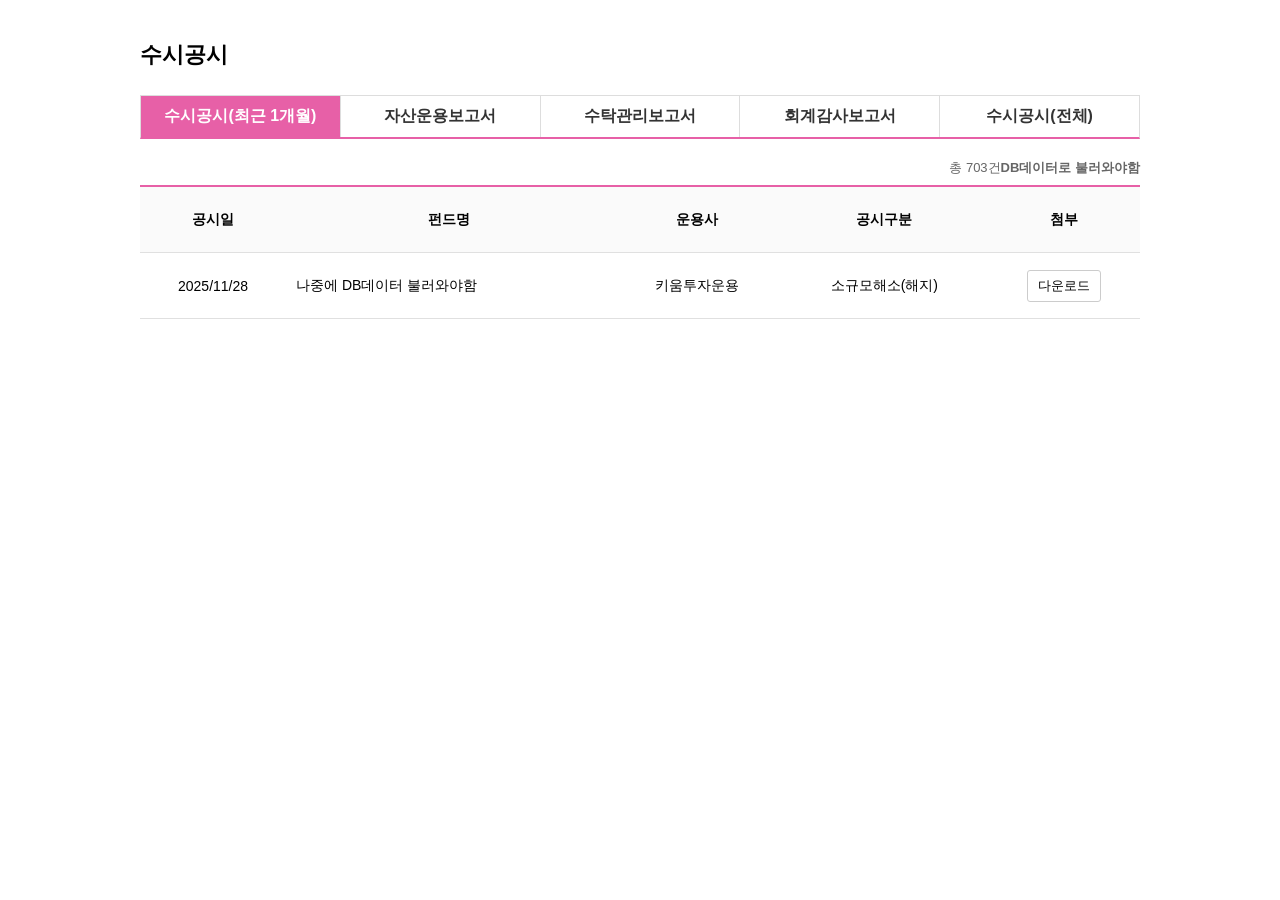
<file: src/main/resources/templates/fundSusi.html>
<!DOCTYPE html>
<html lang="ko">
<head>
    <meta charset="UTF-8">
    <title>펀드 수시공시</title>
    <style>
        body {
            font-family: '맑은 고딕', sans-serif;
            background-color: #fff;
            margin: 0;
            padding: 0;
        }

        .container {
            width: 1000px;
            margin: 40px auto;
        }

        h1 {
            font-size: 22px;
            font-weight: bold;
            margin-bottom: 25px;
        }

        /* 상단 탭 */
        .tab-menu {
            display: flex;
            border: 1px solid #ddd;
            border-bottom: 2px solid #e760a7;
            margin-bottom: 20px;
        }

        .tab-menu a {
            flex: 1;
            text-align: center;
            padding: 10px 0;
            text-decoration: none;
            color: #333;
            border-right: 1px solid #ddd;
            background-color: #fff;
            transition: 0.2s;
            font-weight: bold;
            cursor: pointer;
        }

        .tab-menu a:last-child {
            border-right: none;
        }

        .tab-menu a.active {
            background-color: #e760a7;
            color: #fff;
        }

        /* 공통 테이블 */
        table {
            width: 100%;
            border-collapse: collapse;
            font-size: 14px;
            border-top: 2px solid #e760a7;
        }

        th, td {
            border-bottom: 1px solid #e0e0e0;
            text-align: center;
            padding: 10px;
            height: 45px;
            vertical-align: middle;
        }

        th {
            background-color: #fafafa;
            font-weight: bold;
        }

        td.title {
            text-align: left;
        }

        .summary {
            text-align: right;
            color: #666;
            font-size: 13px;
            margin-bottom: 8px;
        }

        /* 버튼 */
        .btn-download {
            border: 1px solid #ccc;
            border-radius: 3px;
            padding: 6px 10px;
            font-size: 13px;
            cursor: pointer;
            background: #fff;
            transition: 0.2s;
        }

        .btn-download:hover {
            background-color: #f5f5f5;
        }

        /* 페이지네이션 */
        .pagination {
            text-align: center;
            margin: 25px 0;
        }

        .pagination button {
            border: 1px solid #ccc;
            background: #fff;
            padding: 6px 10px;
            margin: 0 2px;
            cursor: pointer;
        }

        .pagination button.active {
            background-color: #e760a7;
            color: #fff;
            border-color: #e760a7;
        }

        .pagination button:disabled {
            color: #aaa;
            background-color: #f4f4f4;
            cursor: default;
        }

        /* 검색창 */
        .search-box {
            border-top: 1px solid #ddd;
            padding: 20px 0;
            font-size: 13px;
        }

        .search-box label {
            margin-right: 5px;
            font-weight: bold;
        }

        .search-box input,
        .search-box select {
            border: 1px solid #ccc;
            padding: 6px 8px;
            margin-right: 10px;
        }

        .search-box button {
            background-color: #444;
            color: #fff;
            border: none;
            padding: 6px 14px;
            cursor: pointer;
            font-size: 13px;
        }

        .search-box button:hover {
            background-color: #222;
        }

        /* 컨텐츠 영역 */
        .tab-content {
            display: none;
        }

        .tab-content.active {
            display: block;
        }
    </style>
</head>
<body>
<div class="container">
    <h1>수시공시</h1>

    <div class="tab-menu">
        <a class="tab active" data-tab="recent">수시공시(최근 1개월)</a>
        <a class="tab" data-tab="manage">자산운용보고서</a>
        <a class="tab" data-tab="trust">수탁관리보고서</a>
        <a class="tab" data-tab="audit">회계감사보고서</a>
        <a class="tab" data-tab="all">수시공시(전체)</a>
    </div>

    <!--  최근 1개월 -->
    <div class="tab-content active" id="recent">
        <div class="summary">총 703건<b>DB데이터로 불러와야함</b></div>
        <table>
            <thead>
            <tr>
                <th>공시일</th>
                <th>펀드명</th>
                <th>운용사</th>
                <th>공시구분</th>
                <th>첨부</th>
            </tr>
            </thead>
            <tbody>
            <tr>
                <td>2025/11/28</td>
                <td class="title">나중에 DB데이터 불러와야함</td>
                <td>키움투자운용</td>
                <td>소규모해소(해지)</td>
                <td><button class="btn-download"> 다운로드</button></td>
            </tr>
            </tbody>
        </table>
    </div>

    <!--  자산운용보고서 -->
    <div class="tab-content" id="manage">
        <div class="summary">총 <b>302건</b></div>
        <table>
            <thead>
            <tr>
                <th>공시일</th>
                <th>펀드명</th>
                <th>기간</th>
                <th>운용성과</th>
                <th>첨부</th>
            </tr>
            </thead>
            <tbody>
            <tr>
                <td>2025/10/30</td>
                <td class="title">삼성성장형증권투자신탁</td>
                <td>2025년 2분기</td>
                <td>우수</td>
                <td><button class="btn-download"> 다운로드</button></td>
            </tr>
            </tbody>
        </table>
    </div>

    <!--  수탁관리보고서 -->
    <div class="tab-content" id="trust">
        <div class="summary">총 <b>112건</b></div>
        <table>
            <thead>
            <tr>
                <th>공시일</th>
                <th>펀드명</th>
                <th>수탁기관</th>
                <th>감리결과</th>
                <th>첨부</th>
            </tr>
            </thead>
            <tbody>
            <tr>
                <td>2025/09/30</td>
                <td class="title">KB밸런스자산운용펀드</td>
                <td>KB국민은행</td>
                <td>정상</td>
                <td><button class="btn-download"> 다운로드</button></td>
            </tr>
            </tbody>
        </table>
    </div>

    <!--  회계감사보고서 -->
    <div class="tab-content" id="audit">
        <div class="summary">총 <b>85건</b></div>
        <table>
            <thead>
            <tr>
                <th>공시일</th>
                <th>펀드명</th>
                <th>감사법인</th>
                <th>감사의견</th>
                <th>첨부</th>
            </tr>
            </thead>
            <tbody>
            <tr>
                <td>2025/07/15</td>
                <td class="title">미래에셋글로벌코어테크증권투자신탁</td>
                <td>삼일회계법인</td>
                <td>적정</td>
                <td><button class="btn-download"> 다운로드</button></td>
            </tr>
            </tbody>
        </table>
    </div>

    <!--  수시공시(전체) -->
    <div class="tab-content" id="all">
        <div class="summary">총 <b>1,028건</b></div>
        <table>
            <thead>
            <tr>
                <th>공시일</th>
                <th>펀드명</th>
                <th>운용사</th>
                <th>공시구분</th>
                <th>첨부</th>
            </tr>
            </thead>
            <tbody>
            <tr>
                <td>2025/05/10</td>
                <td class="title">한화에셋코어증권투자신탁A</td>
                <td>한화자산운용</td>
                <td>기타사항</td>
                <td><button class="btn-download">📄 다운로드</button></td>
            </tr>
            </tbody>
        </table>
    </div>
</div>

<script>
    // 탭 클릭 시 내용 전환
    document.querySelectorAll('.tab').forEach(tab => {
        tab.addEventListener('click', () => {
            document.querySelectorAll('.tab').forEach(t => t.classList.remove('active'));
            document.querySelectorAll('.tab-content').forEach(c => c.classList.remove('active'));
            tab.classList.add('active');
            document.getElementById(tab.dataset.tab).classList.add('active');
        });
    });
</script>
</body>
</html>
</file>
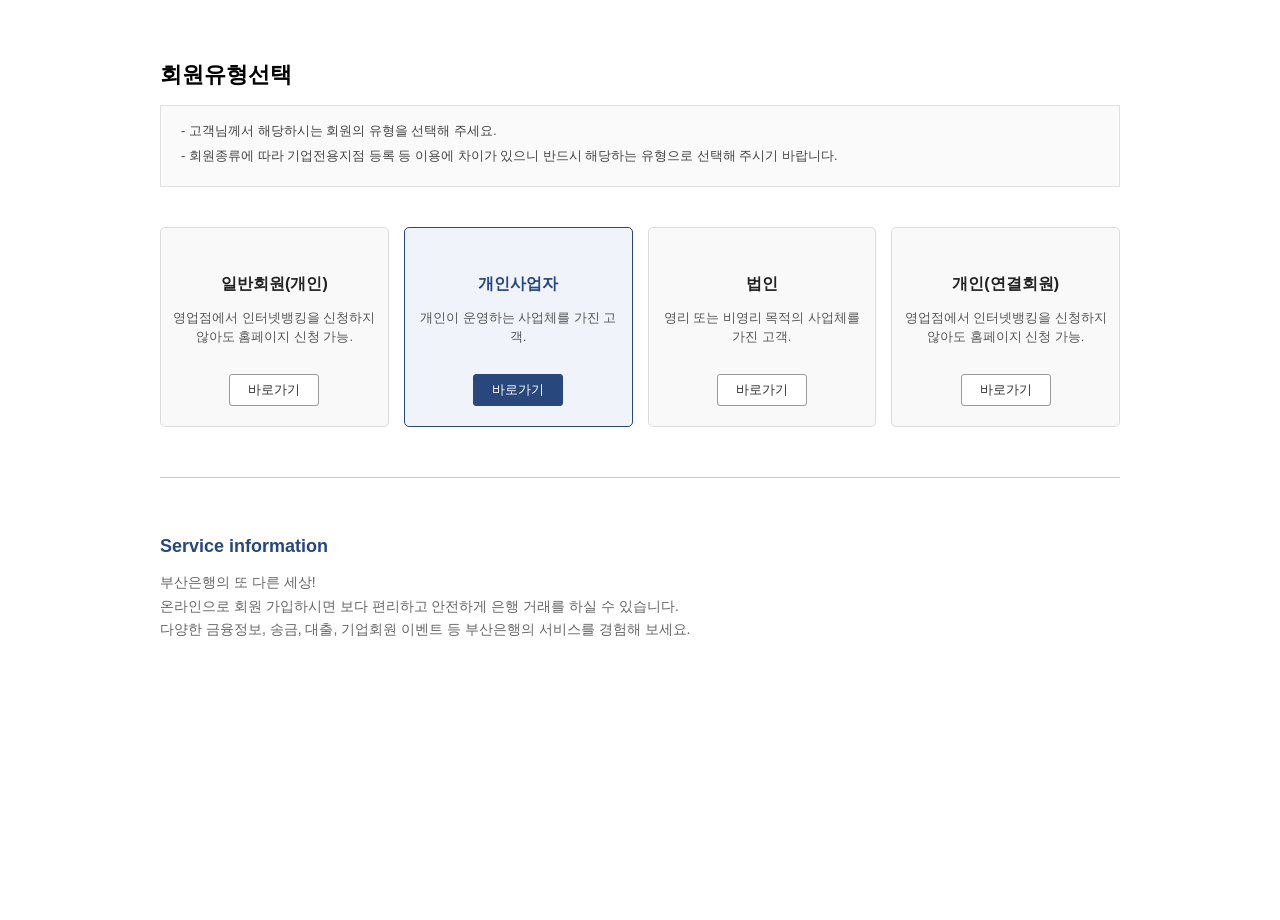
<file: src/main/resources/templates/gaip.html>
<!DOCTYPE html>
<html lang="ko" xmlns:th="http://www.thymeleaf.org">
<head>
    <meta charset="UTF-8">
    <title>회원유형선택</title>
    <style>
        body {
            font-family: '맑은 고딕', sans-serif;
            background-color: #fff;
            margin: 0;
            padding: 0;
        }

        /* ===== 전체 레이아웃 ===== */
        .container {
            width: 960px;
            margin: 60px auto;
            min-height: 800px;
        }

        h2 {
            font-size: 22px;
            font-weight: bold;
            margin-bottom: 15px;
        }

        /* ===== 설명 박스 ===== */
        .desc {
            border: 1px solid #e0e0e0;
            background: #fafafa;
            padding: 15px 20px;
            font-size: 13px;
            color: #444;
            line-height: 1.6;
            margin-bottom: 40px;
        }

        .desc ul {
            list-style: none;
            padding: 0;
            margin: 0;
        }

        .desc ul li {
            margin-bottom: 4px;
        }

        /* ===== 회원유형 카드 ===== */
        .member-type {
            display: flex;
            justify-content: space-between;
            gap: 15px;
            margin-bottom: 50px;
        }

        .type-box {
            flex: 1;
            border: 1px solid #dcdcdc;
            border-radius: 5px;
            text-align: center;
            padding: 25px 10px 20px;
            background-color: #f9f9f9;
            transition: 0.2s;
            box-sizing: border-box;
        }

        .type-box:hover {
            border: 2px solid #27477d;
            background: #eaf0ff;
        }

        .type-box h4 {
            font-size: 16px;
            font-weight: bold;
            margin-bottom: 10px;
            color: #222;
        }

        .type-box p {
            font-size: 13px;
            color: #555;
            height: 38px;
            line-height: 1.5;
        }

        .btn {
            display: inline-block;
            margin-top: 15px;
            background: #fff;
            color: #333;
            border: 1px solid #999;
            padding: 6px 18px;
            border-radius: 3px;
            font-size: 13px;
            text-decoration: none;
            transition: all 0.2s ease;
        }

        .type-box:hover .btn {
            background: #27477d;
            color: #fff;
            border-color: #27477d;
        }

        /* ===== 서비스 안내 ===== */
        .service {
            border-top: 1px solid #ccc;
            padding-top: 40px;
            color: #555;
        }

        .service h3 {
            font-size: 18px;
            color: #27477d;
            margin-bottom: 10px;
        }

        .service p {
            font-size: 14px;
            color: #666;
            line-height: 1.7;
        }
    </style>
</head>
<body>

<div class="container">
    <h2>회원유형선택</h2>

    <div class="desc">
        <ul>
            <li>- 고객님께서 해당하시는 회원의 유형을 선택해 주세요.</li>
            <li>- 회원종류에 따라 기업전용지점 등록 등 이용에 차이가 있으니 반드시 해당하는 유형으로 선택해 주시기 바랍니다.</li>
        </ul>
    </div>

    <div class="member-type">
        <div class="type-box">
            <h4>일반회원(개인)</h4>
            <p>영업점에서 인터넷뱅킹을 신청하지 않아도 홈페이지 신청 가능.</p>
            <a href="#" class="btn">바로가기</a>
        </div>

        <div class="type-box" style="background:#f0f3fa;border-color:#27477d;">
            <h4 style="color:#27477d;">개인사업자</h4>
            <p>개인이 운영하는 사업체를 가진 고객.</p>
            <a href="#" class="btn" style="background:#27477d;color:#fff;border-color:#27477d;">바로가기</a>
        </div>

        <div class="type-box">
            <h4>법인</h4>
            <p>영리 또는 비영리 목적의 사업체를 가진 고객.</p>
            <a href="#" class="btn">바로가기</a>
        </div>

        <div class="type-box">
            <h4>개인(연결회원)</h4>
            <p>영업점에서 인터넷뱅킹을 신청하지 않아도 홈페이지 신청 가능.</p>
            <a href="#" class="btn">바로가기</a>
        </div>
    </div>

    <div class="service">
        <h3>Service information</h3>
        <p>
            부산은행의 또 다른 세상!<br>
            온라인으로 회원 가입하시면 보다 편리하고 안전하게 은행 거래를 하실 수 있습니다.<br>
            다양한 금융정보, 송금, 대출, 기업회원 이벤트 등 부산은행의 서비스를 경험해 보세요.
        </p>
    </div>
</div>

</body>
</html>
</file>
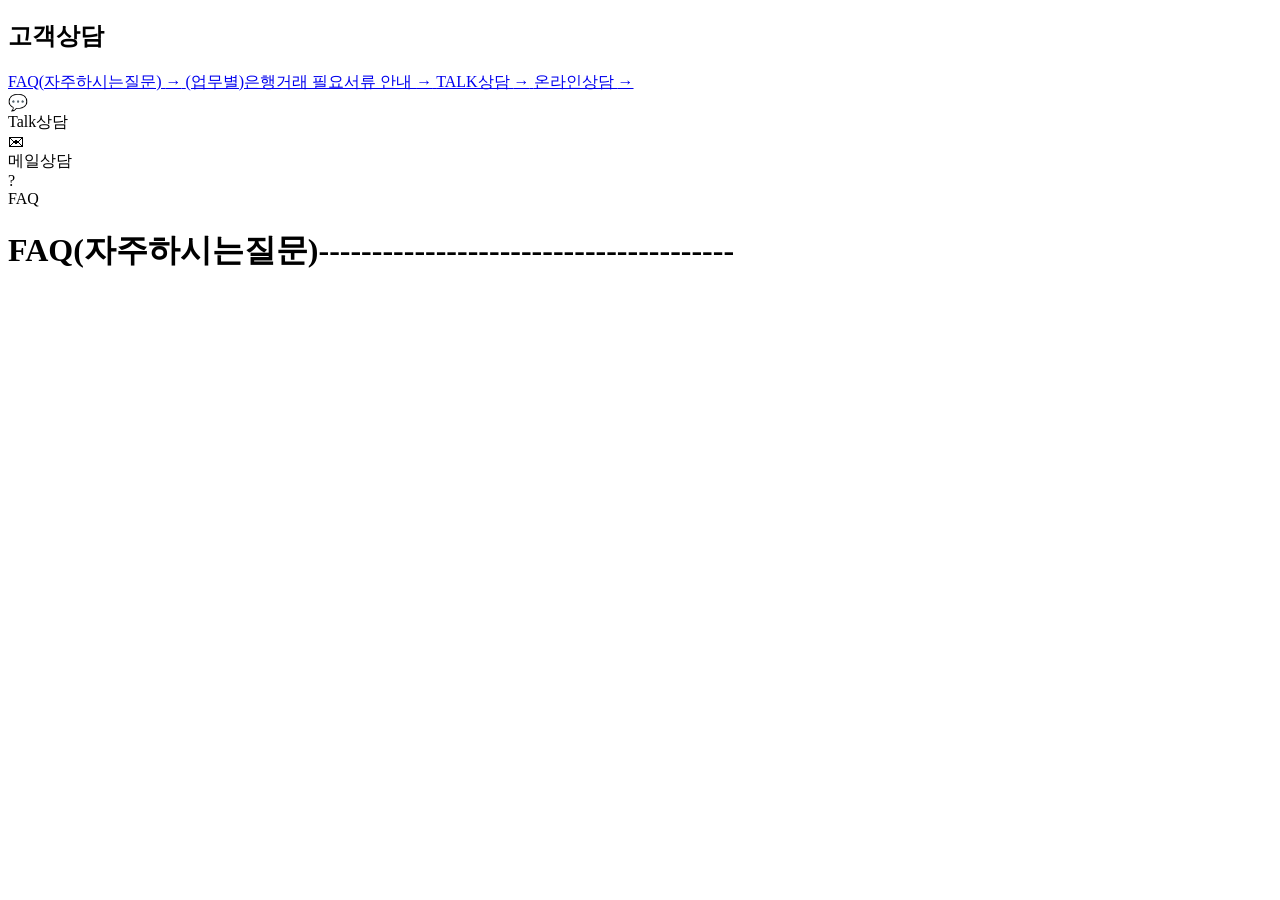
<file: src/main/resources/templates/sidebar.html>
<!DOCTYPE html>
<html lang="ko">
<head>
    <meta charset="UTF-8">
    <meta name="viewport" content="width=device-width, initial-scale=1.0">
    <title>부산은행 - FAQ(자주하시는질문)</title>
    <link rel="stylesheet" th:href="@{/css/sidebar.css}">
</head>
<body>
<!-- Header Section -->
<header>
</header>

<!-- Main Content Section -->
<main>
    <div class="main-container">


        <div class="content-wrapper">
            <!-- Left Sidebar -->
            <aside class="sidebar">
                <div class="title-divider-light"></div>
                <nav class="sidebar-nav">
                    <h2 class="sidebar-title">고객상담</h2>

                    <a href="#" class="sidebar-link active">
                        FAQ(자주하시는질문)
                        <span class="arrow">→</span>
                    </a>
                    <a href="#" class="sidebar-link">
                        (업무별)은행거래 필요서류 안내
                        <span class="arrow">→</span>
                    </a>
                    <a href="#" class="sidebar-link">
                        TALK상담
                        <span class="arrow">→</span>
                    </a>
                    <a href="#" class="sidebar-link">
                        온라인상담
                        <span class="arrow">→</span>
                    </a>
                </nav>
                <div class="sidebar-icons">
                    <div class="sidebar-icon-item">
                        <div class="icon-bubble">💬</div>
                        <span>Talk상담</span>
                    </div>
                    <div class="sidebar-icon-item">
                        <div class="icon-envelope">✉</div>
                        <span>메일상담</span>
                    </div>
                    <div class="sidebar-icon-item">
                        <div class="icon-question">?</div>
                        <span>FAQ</span>
                    </div>
                </div>
            </aside>

            <!-- Main Content Area -->
            <div class="main-content">
                <div class="content-header">
                    <h1>FAQ(자주하시는질문)---------------------------------------</h1>
                </div>


            </div>
        </div>
    </div>
</main>

<!-- Footer Section -->
<footer>
</footer>

</body>
</html>
</file>
